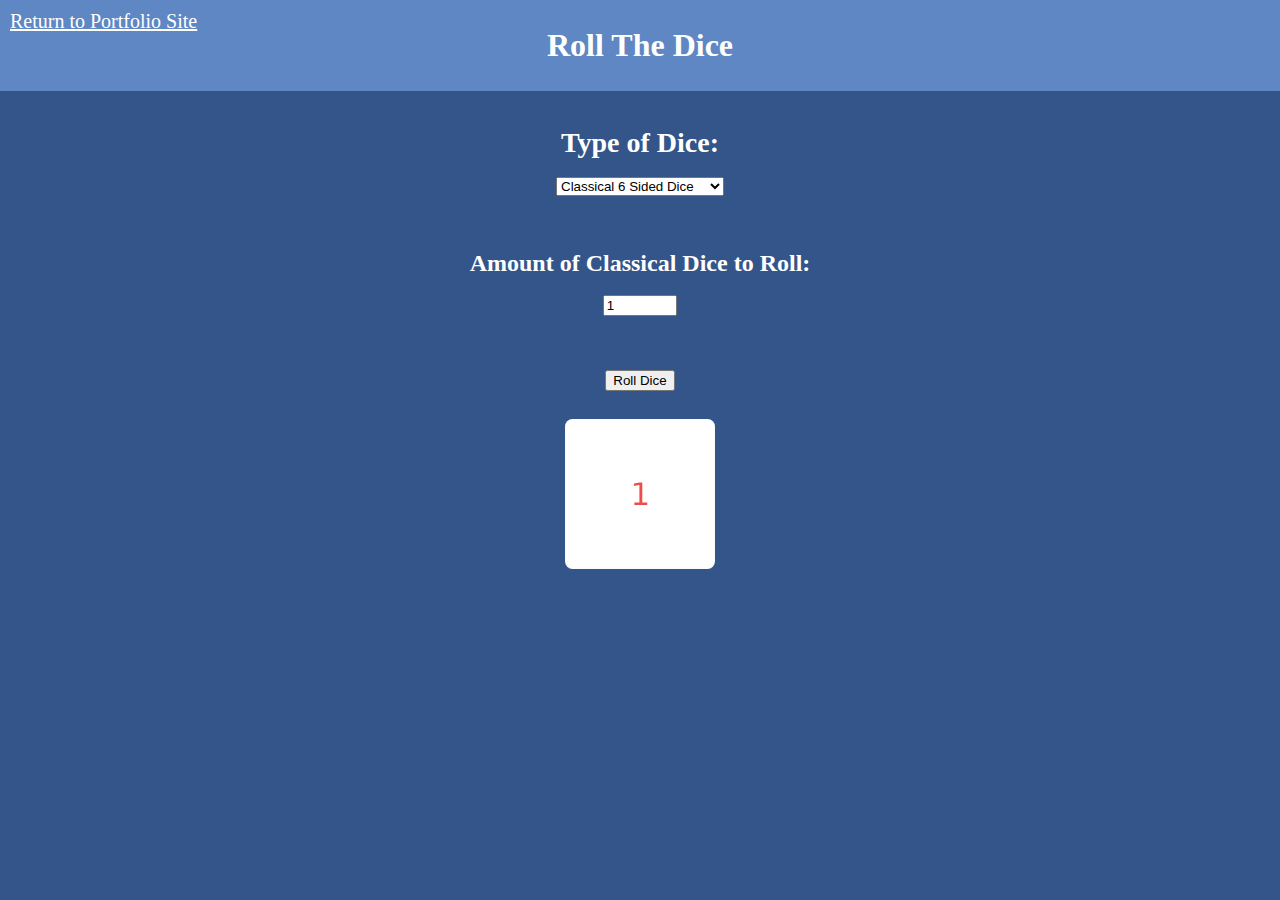
<file: Personal Website/diceroll.com/index.html>
<!DOCTYPE html>
<html>
<head>
	<link rel="stylesheet" type="text/css" href="style.css">
	<script type="text/javascript" src='mersenne-twister.js'></script>
	<script type="text/javascript" src='script.js'></script>

	<title>Roll The Dice</title>
</head>
<body onload="onLoad()">

	<h1 id='main_header'>Roll The Dice</h1>
	<a href="../index.html" id="return-button">Return to Portfolio Site</a>

	<form>
		<label id='dice_type_label'>Type of Dice: </label> 
		<br><br>

		<select id='dice_type' onchange="updateDiceType()"> 
			<option value='Classical' selected="selected">Classical 6 Sided Dice</option>
			<option value='Tetrahedral'>Tetrahedral 4 Sided Dice</option>
		</select>
		<br><br><br><br>

		<label id='amount_of_label'></label>
		<br><br>
		<input onchange="updateDiceAmount()" type="number" id='amount_of_dice_selector' name='amount_of_dice' min='1' max='10'>
		<br><br><br><br>
		<button type="button" name="roll_dice" onclick="rollDice()" >Roll Dice</button>
	</form>

	<div id='diceRolling'>
	</div>

</body>
</html>
</file>
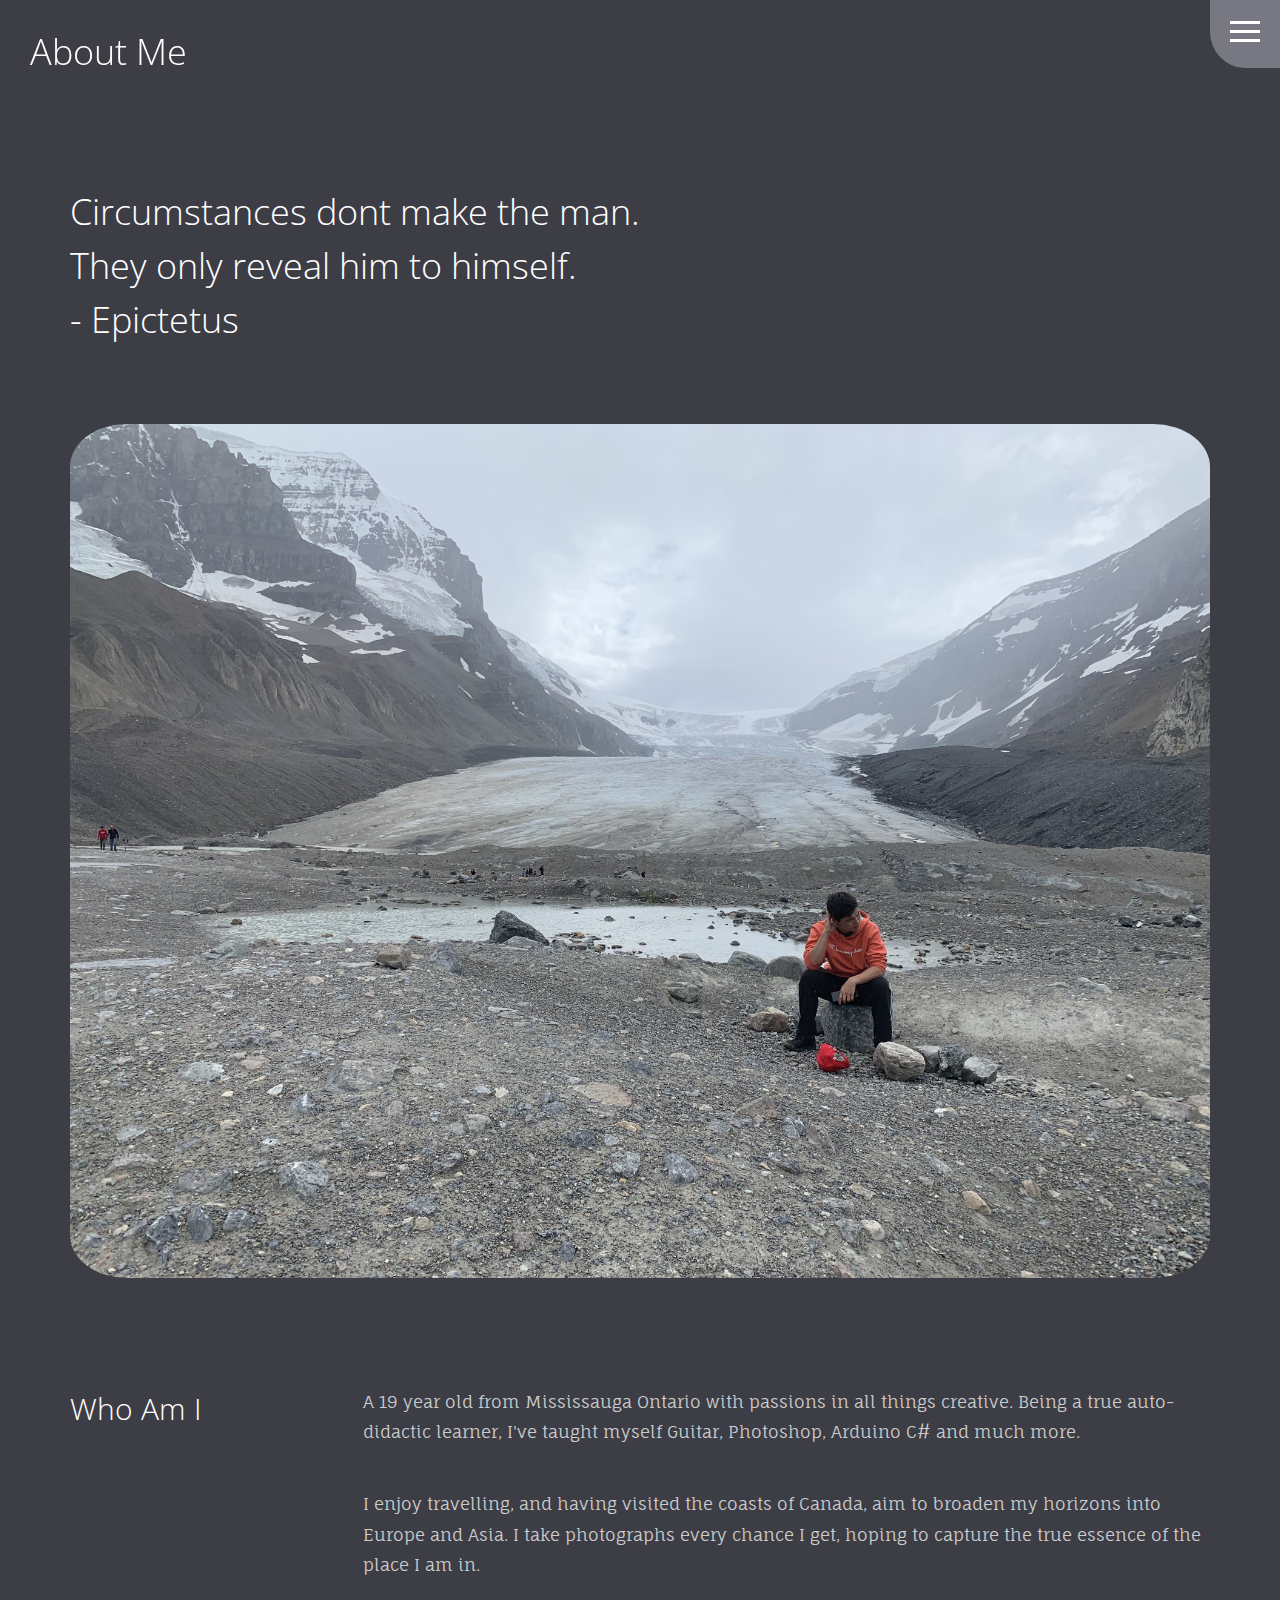
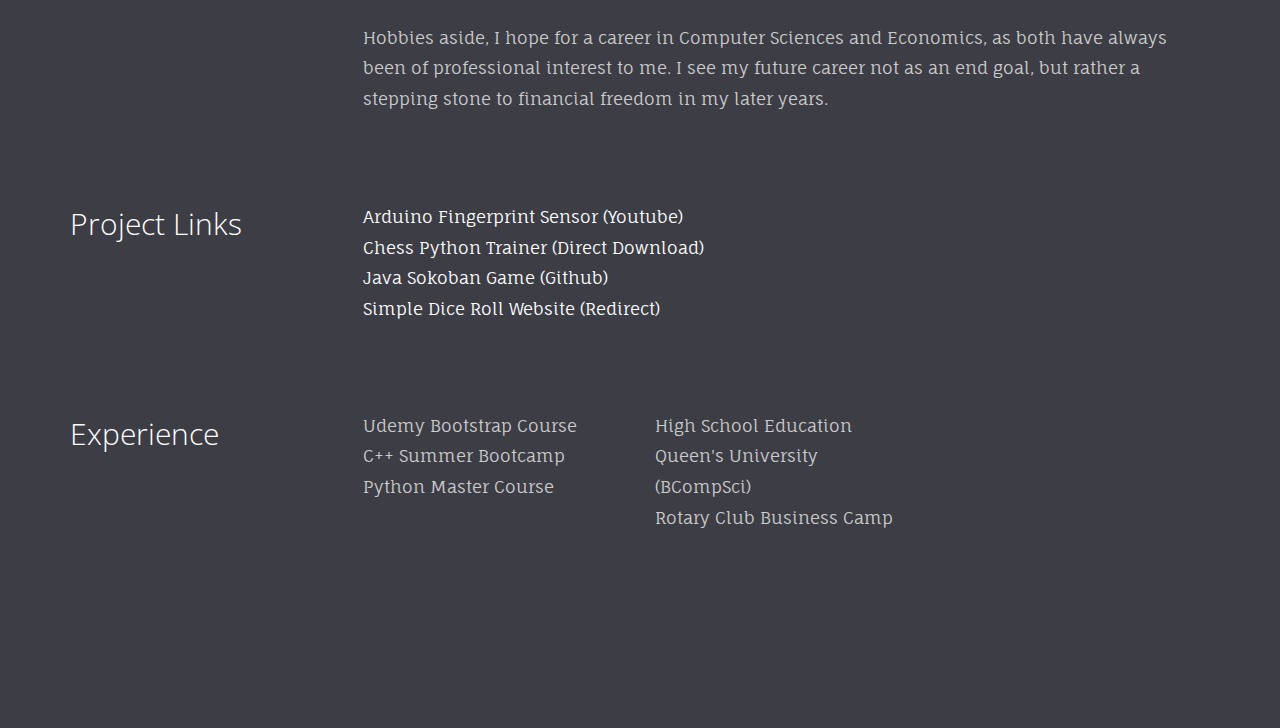
<file: Personal Website/abt.html>
<!DOCTYPE html>
<html lang="en">
<head>
   <meta charset="utf-8">
   <title>Matthew S Portfolio</title>

   <link href="css/bootstrap.css" rel="stylesheet">
   <link href="css/style.css" rel="stylesheet">
</head>

<body>
   <nav class="navbar navbar-default navbar-fixed-top">
      <div class="col-md-12">
         <div class="nav">
            
            <button class="btn-nav">
               <span class="icon-bar inverted top"></span>
               <span class="icon-bar inverted middle"></span>
               <span class="icon-bar inverted bottom"></span>
            </button>
         </div>
         <a class="navbar-brand" href="abt.html">
            <h1 class="nav-header">About Me</h1>
         </a>
         <div class="nav-content hideNav hidden">
            <ul class="nav-list vcenter">
               <li class="nav-item"><a class="item-anchor" href="index.html">Home</a></li>
               <li class="nav-item"><a class="item-anchor" href="abt.html">About Me</a></li>
               <li class="nav-item"><a class="item-anchor" href="portfolio.html">Photographs</a></li>
               <li class="nav-item"><a class="item-anchor" href="contact.html">Contact</a></li>
            </ul>
         </div>
      </div>
   </nav>
   <section class="padded-div">
      <div class="container">
         <div class="row">
            <div class="col-md-12">
               <h1>
                  Circumstances dont make the man.
                  <br>
                  They only reveal him to himself.
                  <br>
                  - Epictetus
               </h1>
               <img style="border-radius:5%;" class="img-responsive margin-top-45" src="img/2.jpg" alt="me">
            </div>
         </div>
         <br>
         <div class="row margin-top-45">
            <div class="col-md-3">
               <h2>Who Am I</h2>
            </div>
            <div class="col-md-9">
               <p>
                  A 19 year old from Mississauga Ontario with passions in all things creative. Being a true auto-didactic learner, I've taught myself Guitar, Photoshop, Arduino C# and much more.
               </p>
               <br>
               <p>  
                  I enjoy travelling, and having visited the coasts of Canada, aim to broaden my horizons into Europe and Asia. I take photographs every chance I get, hoping to capture the true essence of the place I am in.
               </p>
               <br>
               <p>  
                  Hobbies aside, I hope for a career in Computer Sciences and Economics, as both have always been of professional interest to me. I see my future career not as an end goal, but rather a stepping stone to financial freedom in my later years.
               </p>
            </div>
         </div>
         <div class="row margin-top-45">
            <div class="col-md-3">
               <h2>Project Links</h2>
            </div>
            <div class="col-md-9">
               <p>
                  <a target="_blank" href="https://www.youtube.com/watch?v=PYRRDUDnsPo">Arduino Fingerprint Sensor (Youtube)</a>
                  <br>
                  <a href="download/ChessTrainer.zip"target="_blank".>Chess Python Trainer (Direct Download)</a>
                  <br>
                  <a target="_blank" href="https://github.com/solidshadow96/SokobanPuzzleGame">Java Sokoban Game (Github)</a>
                  <br>
                  <a href="diceroll.com/index.html"target="_blank">Simple Dice Roll Website (Redirect)</a>
               </p>
            </div>
         </div>
         <div class="row margin-top-45">
            <div class="col-md-3">
               <h2>Experience</h2>
            </div>
            <div class="col-md-9">
               <div class="row">
                  <div class="col-md-4">
                     <ul class="list-unstyled">
                        <li>Udemy Bootstrap Course</li>
                        <li>C++ Summer Bootcamp</li>
                        <li>Python Master Course</li>
                  </div>
                  <div class="col-md-4">
                     <ul class="list-unstyled">
                        <li>High School Education</li>
                        <li>Queen's University (BCompSci)</li>
                        <li>Rotary Club Business Camp</li>
                     </ul>
                  </div>
               </div>
            </div>
         </div>
      </div>
   </section>
   <!-- script -->
   <script src="js/jquery.js"></script>
   <script src="js/bootstrap.min.js"></script>
   <script src="js/menu-color.js"></script>
   <script src="js/script.js"></script>
</body>
</html>
</file>
<file: Personal Website/diceroll.com/style.css>
body{
	text-align: center;
	margin-top:0;
	margin-left:0;
	margin-right:0;
	background-color:#335589;
}

#main_header{
	color:white;
	background-color:#5e87c4;
	width:100%;
	font-size:2;
	margin-top:0;
	padding-top:3vh;
	padding-bottom: 3vh;
	margin-bottom:4vh;
}

#amount_of_dice_selector{
	width:50px
}

#diceRolling{
	margin-top:2vh;
	height:150px;
}

.diceImage{
	border-radius: 5%;
	margin:10px;
	width:auto;
	height:100%;
	color-interpolation: 0 0 0;
	object-fit: contain;
	/*filter: blur(3px);
        -webkit-filter: blur(10px);*/
}

#dice_type_label{
	color:white;
	font-weight: bold;
	font-size: 1.75rem;
}

#amount_of_label{
	font-weight: bold;
	color:white;
	font-size: 1.5rem;
}
#amount_of_dice_selector{
	width:5em;
}

#return-button{
	color:#FFF; 
	margin:10px 10px;
	font-size:20px;
	top:0; left:0; position:absolute;
}
</file>
<file: Personal Website/css/style.css>
@import url(https://fonts.googleapis.com/css?family=Open+Sans:400,300);
@import 'https://fonts.googleapis.com/css?family=Fauna+One';

/*---------- Global Style ----------*/

/* Matthew Color palette 

DARKEST

Outer Space (#2E3347), RGB: (46, 51, 71)
Charcoal (#3C4256), RGB: (60, 66, 86)
Granite Gray (#61606A), RGB: (97, 96, 106)
Davy's Grey (#52525D), RGB: (82, 82, 93)
Arsenic (#3D3D46), RGB: (61, 61, 70)

LIGHTEST


*/

body {
    color: #222;
    background-color:#3d3d46;
    font-family: 'Fauna One', serif;
    font-size: 17px;
    line-height: 1.8!important;
}
html {
    overflow-x: hidden;
}

h1,
h2,
h3,
h4,
h5,
h6 {
    font-family: 'Open Sans', sans-serif;
    font-weight: 200;
    color: #FFF;
    line-height: 1.5em;
    margin-top: 0;
}

p {
    font-family: 'Fauna One', serif;
    font-weight: 300;
    margin-top: 1px;
}

p,
ul,
li {
    color: #CCC;
}


.no-gutter {
    padding-right: 0;
    padding-left: 0;
}
a,
a:link {
    color: #FFF;
}
a:hover,
a:focus{
    color: #666;
    text-decoration: none;
}
.vcenter {
    position: relative;
    top: 50%;
    transform: translateY(-50%);
    -webkit-transform: translateY(-50%);
    -ms-transform: translateY(-50%);
}

.fill {
    height: 100vh;
}
.margin-top-05 {
    margin-top: 0.5em;
}
.margin-top-10 {
    margin-top: 1.0em;
}
.margin-top-15 {
    margin-top: 1.5em;
}
.margin-top-20 {
    margin-top: 2.0em;
}
.margin-top-25 {
    margin-top: 2.5em;
}
.margin-top-30 {
    margin-top: 3.0em;
}
.margin-top-35 {
    margin-top: 3.5em;
}
.margin-top-40 {
    margin-top: 4.0em;
}
.margin-top-45 {
    margin-top: 4.5em;
}

.headshot{
    max-width:100%;
    opacity:0.9;
}


.headshot-container {
    border-radius:60%;
    border:1px #666 solid;
    position:relative;
    padding:0;
    width:50%;
    display:inline-block;
    cursor:pointer;
    overflow:hidden;
    margin-bottom:4vh;
}

.headshot-content {
    opacity:0;
    color:#000;
    top:0;
    left:0;
    width:100%;
    position:absolute;
    height:100%;
    background-color:rgba(97, 96, 106,0.6);
    -webkit-transition: all 300ms ease-out;
    -moz-transition: all 300ms ease-out;
    -o-transition: all 300ms ease-out;
    -ms-transition: all 300ms ease-out;
    transition: all 300ms ease-out;
    text-align:center;
}
.headshot-container .headshot-content:hover {
    opacity:1;
}

.headshot-description{
    position:relative;
    top:50%;
    font-family: 'Open Sans', sans-serif;
    transform:translateY(-50%);
    
}

.headshot-container .headshot-content .headshot-description {
    opacity:1;
    transition-delay: 0.1s;
    transition-duration: 0.4s;
}

.headshot-container .headshot-content:hover .headshot-description {
    opacity:1;
}


.nav-header{
    color:#FFF;
    transition: 0.5s;
}

.nav-header:hover{
    color:#AAA;
}

/*Navbar Css Tags*/

.nav {
    position: relative;
    width: auto;
    display: inline-block;
    border: none;
    float: right;
    z-index: 99999;
}
.navbar-fixed-top {
    padding-top: 10px;
}

.navbar-brand > img {
    max-width: 127px;
    z-index: 9999;
}
@media (max-width: 768px) {
    .navbar-brand {
        padding-left: 0px;
    }
}
.navbar-default {
    background-color: transparent;
    border-color: transparent;
}
.navbar-default.color-fill {
    background-color: #fff;
    border-color: transparent;
}
.btn-nav {
    background-color: rgba(120, 120, 130);
    padding-right:20px;
    padding-bottom:20px;
    padding-top:20px;
    padding-left:20px;
    border-bottom-left-radius: 50%;
    border: none;
    position:absolute;
    right:-15px;
    top:-15px;

    -webkit-transition: all .5s ease;
    -moz-transition: all .5s ease;
    -ms-transition: all .5s ease;
    -o-transition: all .5s ease;
    transition: all .5s ease;
    cursor: pointer;
    z-index: 99999;
}
@media (max-width: 768px) {
    .btn-nav {
        padding: 15px 15px;
    }
}
.btn-nav:focus {
    outline: 0;
}
.icon-bar {
    display: block;
    margin: 6px 0;
    width: 30px;
    height: 3px;
    background-color: #aaa;
}
.icon-bar.inverted {
    background-color: #FFF;
}
@media (max-width: 992px) {
    .icon-bar.inverted {
        background-color: #FFF;
    }
}
.opaque {
    background-color: #222!important;
}
.btn-nav:hover .icon-bar {
    -webkit-transition: all 1s ease;
    -moz-transition: all 1s ease;
    -ms-transition: all 1s ease;
    -o-transition: all 1s ease;
    transition: all 1s ease;
    background-color: #FFF;
}
.nav-content {
    position: fixed;
    top: -100%;
    bottom: 0;
    left: 0;
    right: 0;
    background-color: #52525d;
    display: block;
    height: 100%;
    z-index: 9;
}
.nav-list {
    list-style: none;
    padding: 0;
    position: relative;
}
.item-anchor {
    color: #fff;
    font-size: 30px;
    font-weight: 100;
    position: relative;
    text-decoration: none;
    padding: 10px;
}
.item-anchor:hover,
.item-anchor:focus {
    color: #ffffff;
    -webkit-transition: all 1s ease;
    -moz-transition: all 1s ease;
    -ms-transition: all 1s ease;
    -o-transition: all 1s ease;
    transition: all 1s ease;
}
.item-anchor:hover:after,
.item-anchor:focus:after {
    width: 100%;
    background: #f7f7f7;
    -webkit-transition: all 1s ease;
    -moz-transition: all 1s ease;
    -ms-transition: all 1s ease;
    -o-transition: all 1s ease;
    transition: all 1s ease;
}
.nav-item {
    font-family: 'Open Sans', sans-serif;
    margin: 10px auto;
    text-align: center;
    color: #222;
}
.nav-item a:link,
.nav-item a:hover,
.nav-item a:focus {
    color: #FFF;
}
.nav-item a:hover,
.nav-item a:focus {
    border-bottom: 2px solid #222;
}
.animated {
    display: block;
    margin: 0 auto;
}
.animated:hover .icon-bar,
.animated:focus .icon-bar {
    background-color: #fff;
}
.animated:focus {
    cursor: pointer;
    z-index: 9999;
}
.middle {
    margin: 0 auto;
}
.icon-bar {
    -webkit-transition: all .7s ease;
    -moz-transition: all .7s ease;
    -ms-transition: all .7s ease;
    -o-transition: all .7s ease;
    transition: all .7s ease;
    z-index: 999999;
}
.animated .icon-bar {
    z-index: 999999;
    background-color: #FFF!important;
}
.animated .top {
    -webkit-transform: translateY(7px) rotateZ(45deg);
    -moz-transform: translateY(7px) rotateZ(45deg);
    -ms-transform: translateY(7px) rotateZ(45deg);
    -o-transform: translateY(7px) rotateZ(45deg);
    transform: translateY(7px) rotateZ(45deg);
}
.animated .bottom {
    -webkit-transform: translateY(-11px) rotateZ(-45deg);
    -moz-transform: translateY(-11px) rotateZ(-45deg);
    -ms-transform: translateY(-11px) rotateZ(-45deg);
    -o-transform: translateY(-11px) rotateZ(-45deg);
    transform: translateY(-11px) rotateZ(-45deg);
}
.animated .middle {
    width: 0;
}
@keyframes showNav {
    from {
        top: -100%;
    }
    to {
        top: 0;
    }
}
@-webkit-keyframes showNav {
    from {
        top: -100%;
    }
    to {
        top: 0;
    }
}
@-moz-keyframes showNav {
    from {
        top: -100%;
    }
    to {
        top: 0;
    }
}
@-o-keyframes showNav {
    from {
        top: -100%;
    }
    to {
        top: 0;
    }
}
.showNav {
    -webkit-animation: showNav 1s ease forwards;
    -moz-animation: showNav 1s ease forwards;
    -o-animation: showNav 1s ease forwards;
    animation: showNav 1s ease forwards;
}
@keyframes hideNav {
    from {
        top: 0;
    }
    to {
        top: -100%;
    }
}
@-webkit-keyframes hideNav {
    from {
        top: 0;
    }
    to {
        top: -100%;
    }
}
@-moz-keyframes hideNav {
    from {
        top: 0;
    }
    to {
        top: -100%;
    }
}
@-o-keyframes hideNav {
    from {
        top: 0;
    }
    to {
        top: -100%;
    }
}
.hideNav {
    -webkit-animation: hideNav 1s ease forwards;
    -moz-animation: hideNav 1s ease forwards;
    -o-animation: hideNav 1s ease forwards;
    animation: hideNav 1s ease forwards;
}
.hidden {
    display: none;
}

/*---------- Menu Icon Animation ----------*/

.navbar-toggle * {
    -ms-transition: all 0.4s ease;
    -webkit-transition: all 0.4s ease;
    -moz-transition: all 0.4s ease;
    -o-transition: all 0.4s ease;
    transition: all 0.4s ease;
}
.navbar-toggle {
    border: medium none;
    border-radius: 0;
    color: #fff;
    cursor: pointer;
    height: 50px;
    padding: 16px;
    width: 50px;
    float: right;
    margin-top: 0px;
    margin-bottom: 0px;
}
.navbar-default .navbar-toggle:hover,
.navbar-default .navbar-toggle:focus {
    background-color: #fff;
}
.navbar-default .navbar-toggle,
.navbar-default .navbar-collapse,
.navbar-default .navbar-form {
    border-color: #fff;
}
.navbar-toggle span {
    width: 25px;
    height: 3px;
    margin-bottom: 5px;
    background-color: #222;
    display: block;
}
.navbar-toggle span.bar1 {
    -ms-transform: rotate(45deg);
    -webkit-transform: rotate(45deg);
    -moz-transform: rotate(45deg);
    -o-transform: rotate(45deg);
    transform: rotate(45deg);
    -ms-transform-origin: 1px 3px;
    -webkit-transform-origin: 1px 3px;
    -moz-transform-origin: 1px 3px;
    -o-transform-origin: 1px 3px;
    transform-origin: 1px 3px;
    width: 31px;
}
.navbar-toggle span.bar2 {
    -ms-transform: rotate(-360deg) scale(0);
    -webkit-transform: rotate(-360deg) scale(0);
    -moz-transform: rotate(-360deg) scale(0);
    -o-transform: rotate(-360deg) scale(0);
    transform: rotate(-360deg) scale(0);
}
.navbar-toggle span.bar3 {
    -ms-transform: rotate(-45deg);
    -webkit-transform: rotate(-45deg);
    transform: rotate(-45deg);
    -ms-transform-origin: 8px 2px;
    -webkit-transform-origin: 8px 2px;
    transform-origin: 8px 2px;
    width: 31px;
}
.navbar-toggle.collapsed span.bar1,
.navbar-toggle.collapsed span.bar2,
.navbar-toggle.collapsed span.bar3,
.navbar-toggle.collapsed span.bar4 {
    -ms-transform: none;
    -webkit-transform: none;
    transform: none;
    width: 30px;
}

/*---------- Header ----------*/

#header {
    height: 50%;
    margin: 0 auto;
    position: relative;
    color: #fff;
    text-align: center;
    background-size: cover;
}

#headslide {
    position: relative;
}

#headslide .img-responsive,
#headslide .thumbnail > img,
#headslide .thumbnail a > img,
#headslide .carousel-inner > .item > img,
#headslide .carousel-inner > .item > a > img {
    height: 100vh;
    max-width: none;
    border-radius:2%;
    opacity:0.9;
    padding:15px;
    overflow:hidden;
    object-fit: cover;
    width: 100%;
}
#header h1,
#header p {
    color: #fff;
}

#header h1 {
    font-size: 3.5em;
}

#header p {
    font-size: 1.5em;
}

/* About */
.padded-div{
    padding-top: 185px;
    padding-bottom: 185px;
}

/*---------- Portfolio ----------*/

#portfolio {
    padding-top: 185px;
}

.background-image-holder {
    background-attachment: scroll;
    background-clip: border-box;
    background-origin: padding-box;
    background-position: 50% 50% !important;
    background-repeat: repeat;
    background-size: cover !important;
    height: 100%;
    left: 0;
    top: 0;
    transition: all 0.3s ease 0s;
    width: 100%;
    z-index: 1;
}

.background-image {
    height: 100%;
    width: 100%;
    object-fit: cover;
}

.square-thumbs li {
    height: 285px;
}

.lightbox-grid li {
    padding: 8px;
    float: left;
    opacity: 1;
    transition: all 0.3s ease 0s;
}

@media (max-width: 992px) {
    .lightbox-grid li  {
        padding: 8px 0;
    }
}
.lightbox-grid,
.lightbox-grid ul,
.lightbox-grid li {
    overflow: hidden;
    position: relative;
}
.portfolio-sorting {
    padding-left: 15px;
    font-family: 'Open Sans', sans-serif;
}
.portfolio-sorting li a:hover,
.portfolio-sorting li a.active {
    border-bottom: 2px solid #222;
}
.portfolio-item {
    margin-bottom: 30px;
}
.item {
    height: 100vh;
}
.item img {
    width: 100%;
    height: 100vh!important;
    object-fit: cover;
}

#blurb {
    position:absolute;
    text-align:left;
}

/* Contact */

.contact-div{
    margin-top:20vh;
}

#contact-image{
    width:20vw;
    height:20vw;
    border-radius: 50%;
}
</file>
